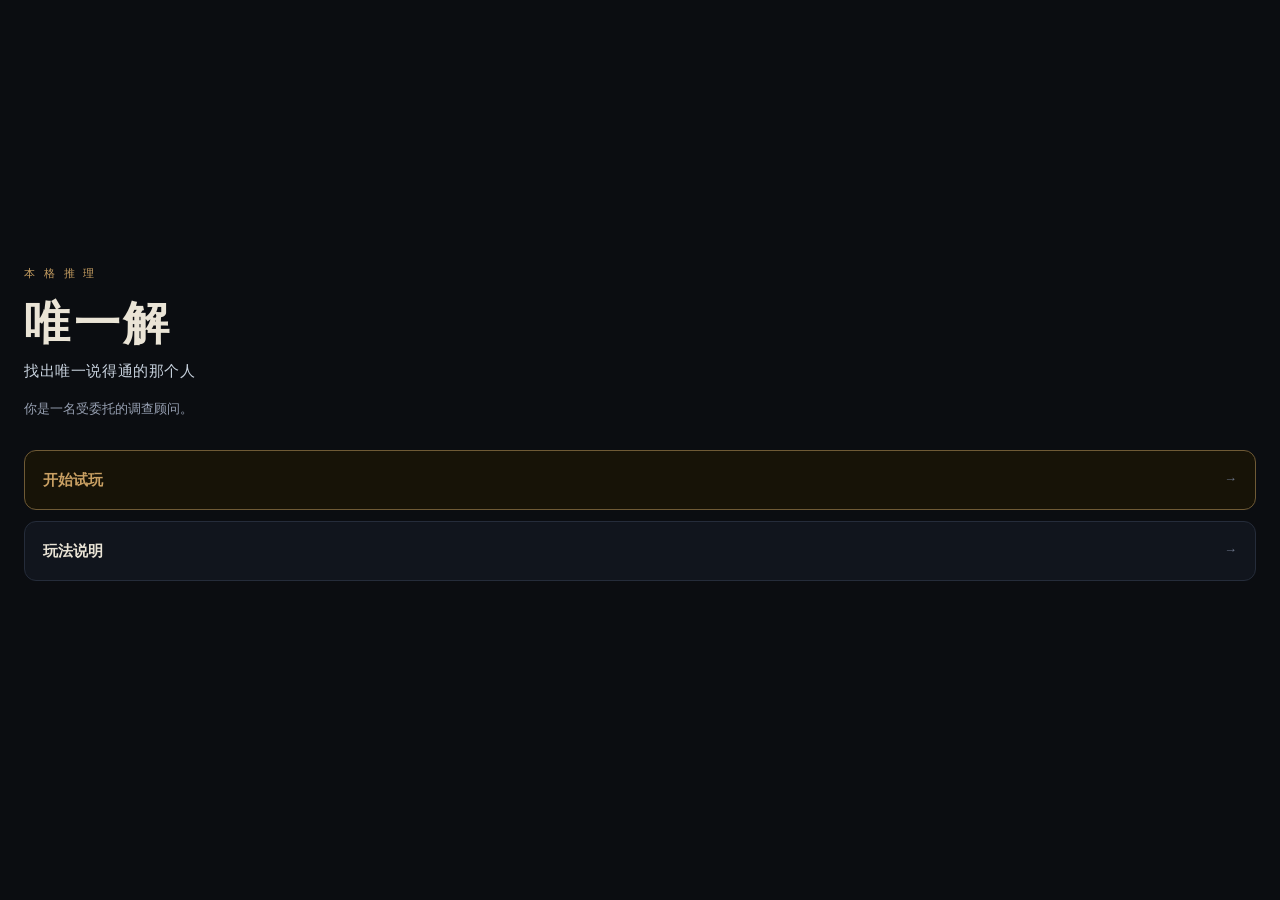
<file: index.html>
<!DOCTYPE html>
<html lang="zh-CN">
<head>
<meta charset="utf-8">
<meta name="viewport" content="width=device-width,initial-scale=1,viewport-fit=cover">
<title>唯一解 · 找出唯一说得通的那个人</title>
<link rel="stylesheet" href="界面.css">
</head>
<body style="padding-bottom:0">
<div class="home">
  <div class="eyebrow">本 格 推 理</div>
  <h1>唯一解</h1>
  <div class="tagline">找出唯一说得通的那个人</div>
  <div class="desc">你是一名受委托的调查顾问。</div>

  <div class="entry">
    <a class="primary" href="选案.html">开始试玩 <span class="ar">→</span></a>
    <a href="玩法说明.html">玩法说明 <span class="ar">→</span></a>
  </div>
</div>
</body>
</html>
</file>
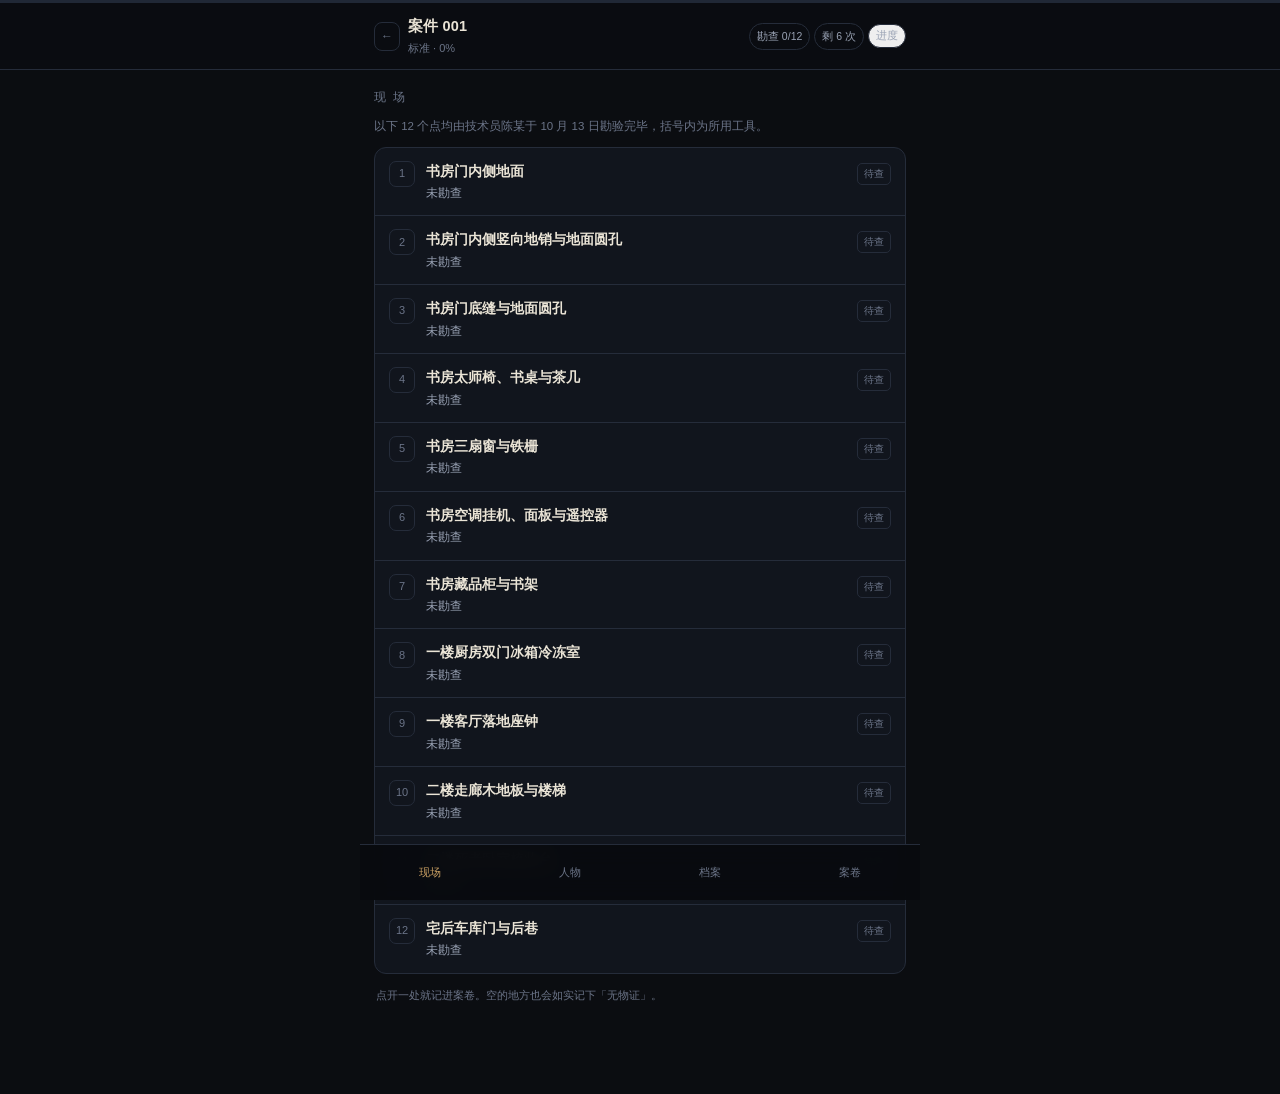
<file: 游戏.html>
<!DOCTYPE html>
<html lang="zh-CN">
<head>
<meta charset="utf-8">
<meta name="viewport" content="width=device-width,initial-scale=1,viewport-fit=cover">
<title>唯一解 · 找出唯一说得通的那个人</title>
<link rel="stylesheet" href="界面.css">
</head>
<body>
<div id="app"></div>
<div id="sheet"></div>
<div id="toast"></div>

<script src="数据_案件.js"></script>
<script src="存档.js"></script>
<script src="游戏.js"></script>
</body>
</html>
</file>
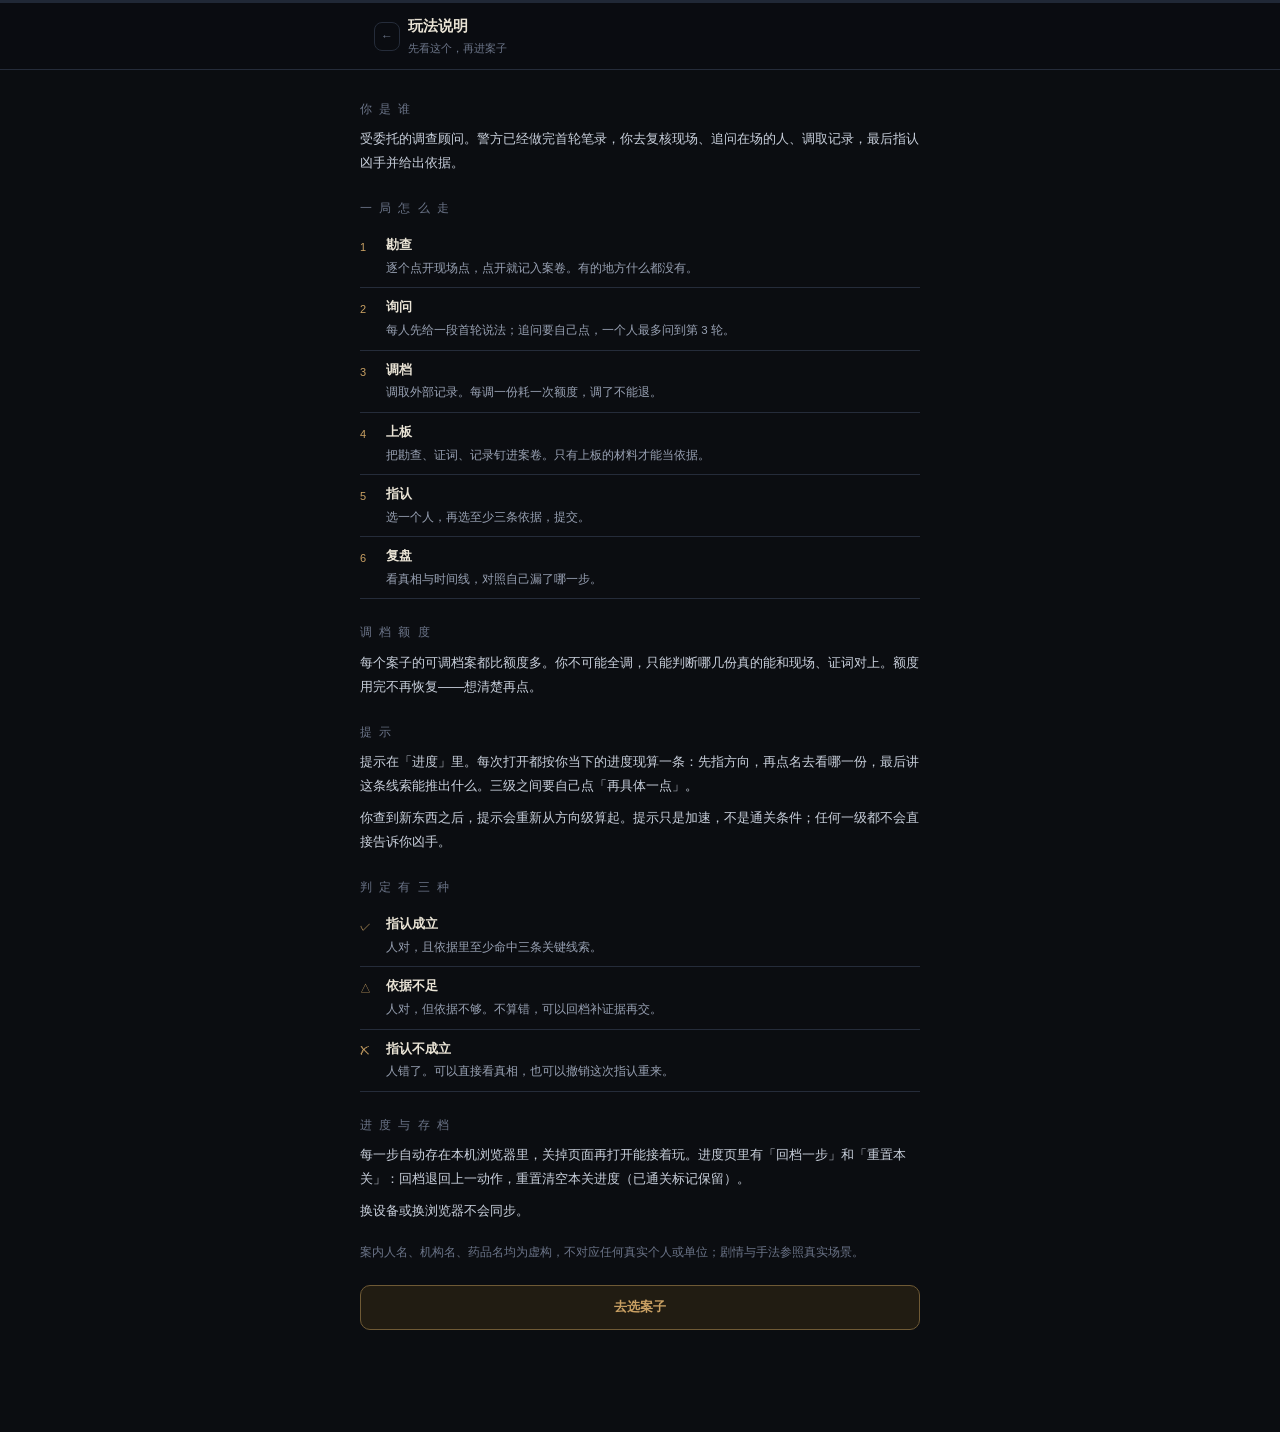
<file: 玩法说明.html>
<!DOCTYPE html>
<html lang="zh-CN">
<head>
<meta charset="utf-8">
<meta name="viewport" content="width=device-width,initial-scale=1,viewport-fit=cover">
<title>玩法说明 · 唯一解</title>
<link rel="stylesheet" href="界面.css">
</head>
<body>
<div class="top"><div class="bar" style="--p:0%"></div>
  <div class="in">
    <a class="back" href="index.html">←</a>
    <div><div class="title">玩法说明</div><div class="sub">先看这个，再进案子</div></div>
  </div>
</div>

<div class="wrap doc">
  <h2>你 是 谁</h2>
  <p>受委托的调查顾问。警方已经做完首轮笔录，你去复核现场、追问在场的人、调取记录，最后指认凶手并给出依据。</p>

  <h2>一 局 怎 么 走</h2>
  <div class="step"><div class="n">1</div><div class="x"><b>勘查</b><span>逐个点开现场点，点开就记入案卷。有的地方什么都没有。</span></div></div>
  <div class="step"><div class="n">2</div><div class="x"><b>询问</b><span>每人先给一段首轮说法；追问要自己点，一个人最多问到第 3 轮。</span></div></div>
  <div class="step"><div class="n">3</div><div class="x"><b>调档</b><span>调取外部记录。每调一份耗一次额度，调了不能退。</span></div></div>
  <div class="step"><div class="n">4</div><div class="x"><b>上板</b><span>把勘查、证词、记录钉进案卷。只有上板的材料才能当依据。</span></div></div>
  <div class="step"><div class="n">5</div><div class="x"><b>指认</b><span>选一个人，再选至少三条依据，提交。</span></div></div>
  <div class="step"><div class="n">6</div><div class="x"><b>复盘</b><span>看真相与时间线，对照自己漏了哪一步。</span></div></div>

  <h2>调 档 额 度</h2>
  <p>每个案子的可调档案都比额度多。你不可能全调，只能判断哪几份真的能和现场、证词对上。额度用完不再恢复——想清楚再点。</p>

  <h2>提 示</h2>
  <p>提示在「进度」里。每次打开都按你当下的进度现算一条：先指方向，再点名去看哪一份，最后讲这条线索能推出什么。三级之间要自己点「再具体一点」。</p>
  <p>你查到新东西之后，提示会重新从方向级算起。提示只是加速，不是通关条件；任何一级都不会直接告诉你凶手。</p>

  <h2>判 定 有 三 种</h2>
  <div class="step"><div class="n">✓</div><div class="x"><b>指认成立</b><span>人对，且依据里至少命中三条关键线索。</span></div></div>
  <div class="step"><div class="n">△</div><div class="x"><b>依据不足</b><span>人对，但依据不够。不算错，可以回档补证据再交。</span></div></div>
  <div class="step"><div class="n">✗</div><div class="x"><b>指认不成立</b><span>人错了。可以直接看真相，也可以撤销这次指认重来。</span></div></div>

  <h2>进 度 与 存 档</h2>
  <p>每一步自动存在本机浏览器里，关掉页面再打开能接着玩。进度页里有「回档一步」和「重置本关」：回档退回上一动作，重置清空本关进度（已通关标记保留）。</p>
  <p>换设备或换浏览器不会同步。</p>

  <p style="font-size:12px;color:#6b7488;margin-top:18px">案内人名、机构名、药品名均为虚构，不对应任何真实个人或单位；剧情与手法参照真实场景。</p>

  <div class="btnrow" style="margin-top:22px"><a class="btn main" href="选案.html" style="text-align:center">去选案子</a></div>
</div>
</body>
</html>
</file>
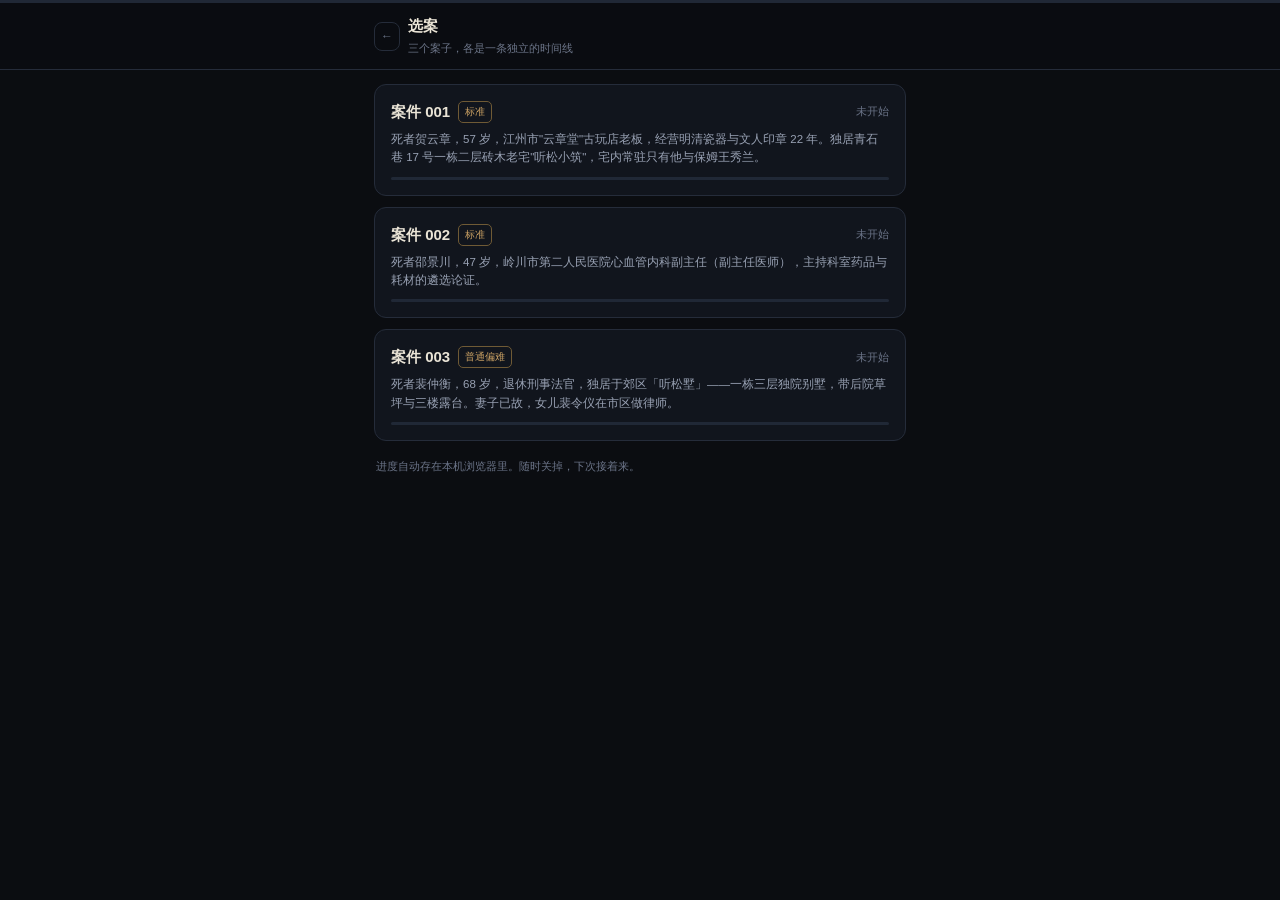
<file: 选案.html>
<!DOCTYPE html>
<html lang="zh-CN">
<head>
<meta charset="utf-8">
<meta name="viewport" content="width=device-width,initial-scale=1,viewport-fit=cover">
<title>选案 · 唯一解</title>
<link rel="stylesheet" href="界面.css">
</head>
<body>
<div class="top"><div class="bar" style="--p:0%"></div>
  <div class="in">
    <a class="back" href="index.html">←</a>
    <div><div class="title">选案</div><div class="sub">三个案子，各是一条独立的时间线</div></div>
  </div>
</div>

<div class="wrap">
  <div class="cases" id="cases"></div>
  <div style="color:#6b7488;font-size:11px;margin:16px 2px;line-height:1.8">
    进度自动存在本机浏览器里。随时关掉，下次接着来。
  </div>
</div>

<script src="数据_案件.js"></script>
<script src="存档.js"></script>
<script>
(function () {
  var CASES = window.CASES || [];
  var db = window.SAVE.overview();
  var box = document.getElementById('cases');

  function pct(c, st) {
    if (!st) return 0;
    var total = c.scene.length + (c.records || []).length + (c.suspects || []).length * 2;
    var done = 0;
    c.scene.forEach(function (s, i) { if (st.opened['S' + i]) done++; });
    (c.records || []).forEach(function (r) { if (st.opened[r.id]) done++; });
    (c.suspects || []).forEach(function (p) {
      if (st.asked[p.name + '-2'] || st.asked[p.name + '-3']) done++;
      if (st.asked[p.name + '-3']) done++;
    });
    return total ? Math.round(done / total * 100) : 0;
  }

  box.innerHTML = CASES.map(function (c, i) {
    var st = (db.cases || {})[c.id];
    var cleared = st && st.cleared;
    var p = pct(c, st);
    var status = cleared ? '已通关' : (p > 0 ? '进行中 · ' + p + '%' : '未开始');
    var brief = (c.brief || '').split('\n')[0];
    return '<a class="case" href="游戏.html?c=' + i + '">' +
      '<div class="t"><div class="nm">' + (c.title || '案件') + '</div>' +
      '<div class="lv">' + (c.difficulty || '') + '</div>' +
      '<div class="st">' + status + '</div></div>' +
      '<div class="d">' + brief + '</div>' +
      '<div class="barh"><i style="width:' + (cleared ? 100 : p) + '%"></i></div>' +
      '</a>';
  }).join('');
})();
</script>
</body>
</html>
</file>
<file: 界面.css>
/* 《唯一解》新版界面
   接入口：window.CASES（数据_案件.js）+ window.SAVE（存档.js）
   不依赖任何框架；深浅两套质感靠 --paper / --bg 对比建立 */

:root{
  --bg:#0b0d11;
  --panel:#11151d;
  --panel2:#151a24;
  --line:#252c3a;
  --ink:#eae4d6;
  --dim:#98a1b3;
  --dim2:#6b7488;
  --gold:#c9a063;
  --gold-dim:#6f5a35;
  --paper:#efe6d4;
  --paper2:#e2d7c0;
  --ink2:#1c1a15;
  --red:#b4433a;
  --red-soft:#d99a92;
  --green:#7aa088;
  --radius:12px;
}

*{box-sizing:border-box;-webkit-tap-highlight-color:transparent}
html,body{margin:0;padding:0}
body{
  background:var(--bg);color:var(--ink);
  font-family:-apple-system,"PingFang SC","Microsoft YaHei",sans-serif;
  font-size:14px;line-height:1.6;
  padding-bottom:72px;
  overflow-x:hidden;
}
a{color:inherit;text-decoration:none}
.num{font-variant-numeric:tabular-nums}

/* ---------- 通用外壳 ---------- */
.wrap{max-width:560px;margin:0 auto;padding:0 14px}
.top{
  position:sticky;top:0;z-index:30;
  background:rgba(11,13,17,.94);backdrop-filter:blur(10px);
  border-bottom:1px solid var(--line);
}
.top .bar{height:3px;background:linear-gradient(90deg,var(--gold) var(--p,0%),#202836 var(--p,0%))}
.top .in{display:flex;align-items:center;gap:8px;padding:12px 14px 11px;max-width:560px;width:100%;margin:0 auto;min-width:0}
.back{color:var(--dim2);font-size:12px;padding:4px 6px;border:1px solid var(--line);border-radius:8px;flex:none}
.title{font-size:14.5px;font-weight:700;letter-spacing:.01em;white-space:nowrap;overflow:hidden;text-overflow:ellipsis;max-width:132px}
.sub{color:var(--dim2);font-size:11px;margin-top:2px;white-space:nowrap;overflow:hidden;text-overflow:ellipsis}
.top .right{margin-left:auto;display:flex;gap:4px;align-items:center;flex:none;min-width:0}
.chip{
  font-size:10.5px;color:var(--dim);border:1px solid var(--line);
  padding:4px 7px;border-radius:999px;white-space:nowrap;
  font-variant-numeric:tabular-nums;
}
.chip.warn{color:var(--gold);border-color:var(--gold-dim)}
.chip.flat{color:var(--dim2)}

.sect{margin:18px 0 10px;display:flex;align-items:baseline;gap:8px}
.sect .t{font-size:12px;letter-spacing:.16em;color:var(--dim2)}
.sect .n{font-size:11px;color:var(--dim2);margin-left:auto}
.intro{color:var(--dim2);font-size:11.5px;line-height:1.7;margin-bottom:10px}

/* ---------- 现场 ---------- */
.rows{border:1px solid var(--line);border-radius:var(--radius);overflow:hidden;background:var(--panel)}
.row{
  display:flex;align-items:flex-start;gap:11px;
  padding:13px 14px;border-bottom:1px solid var(--line);
  cursor:pointer;
}
.row:last-child{border-bottom:0}
.row:active{background:var(--panel2)}
.row .no{
  flex:none;width:26px;height:26px;border-radius:7px;
  display:flex;align-items:center;justify-content:center;
  font-size:11px;color:var(--dim2);border:1px solid var(--line);
  font-variant-numeric:tabular-nums;
}
.row.on .no{color:var(--gold);border-color:var(--gold-dim);background:#211c12}
.row.odd .no{color:var(--red-soft);border-color:#4a2a26;background:#231614}
.row .body{flex:1;min-width:0}
.row .name{font-size:13.5px;font-weight:600}
.row .one{color:var(--dim);font-size:11.5px;margin-top:3px;line-height:1.5;
  display:-webkit-box;-webkit-line-clamp:2;-webkit-box-orient:vertical;overflow:hidden}
.row .stat{flex:none;font-size:10px;color:var(--dim2);border:1px solid var(--line);border-radius:5px;padding:2px 6px;margin-top:2px}
.row.on .stat{color:var(--gold);border-color:var(--gold-dim)}

/* ---------- 纸质证物 ---------- */
.paper{
  background:var(--paper);color:var(--ink2);
  border-radius:9px;padding:12px 13px;
  box-shadow:0 6px 18px rgba(0,0,0,.45);
  position:relative;
}
.paper .k{font-size:9.5px;letter-spacing:.14em;color:#8b8272;margin-bottom:6px}
.paper h3{font-size:14px;margin:0 0 9px;line-height:1.45}
.paper .line{display:flex;gap:8px;font-size:12px;line-height:1.65;padding:3px 0;color:#403a30}
.paper .line b{flex:none;color:#8b8272;font-weight:600;min-width:34px}
.paper .line .v{color:#2a251d}
.paper .flag{
  margin-top:8px;padding:7px 9px;border-left:2px solid #b4433a;
  background:rgba(180,67,58,.08);font-size:11.5px;color:#6b2c26;line-height:1.6;
}

/* ---------- 底部抽屉 ---------- */
.mask{position:fixed;inset:0;background:rgba(0,0,0,.55);z-index:40}
.sheet{
  position:fixed;left:0;right:0;bottom:0;z-index:41;
  background:var(--panel);border-top:1px solid var(--line);
  border-radius:16px 16px 0 0;padding:16px 14px 20px;
  max-height:82vh;overflow:auto;
  animation:up .18s ease-out;
}
@keyframes up{from{transform:translateY(18px);opacity:.6}to{transform:none;opacity:1}}
.sheet .hd{display:flex;align-items:center;gap:8px;margin-bottom:12px}
.sheet .hd .x{margin-left:auto;color:var(--dim2);font-size:12px;border:1px solid var(--line);border-radius:8px;padding:4px 8px}

/* ---------- 人物 / 对话 ---------- */
.whos{display:flex;gap:8px;overflow-x:auto;padding:4px 0 6px;scrollbar-width:none}
.whos::-webkit-scrollbar{display:none}
.who{
  flex:none;padding:8px 12px;border:1px solid var(--line);border-radius:10px;
  background:var(--panel);font-size:12.5px;color:var(--dim);white-space:nowrap;
}
.who.on{color:var(--ink);border-color:var(--gold-dim);background:#211c12}
.who .r{font-size:10px;color:var(--dim2);margin-left:5px}
.askcard{
  border:1px solid var(--line);border-radius:var(--radius);background:var(--panel);
  padding:12px 13px;margin-top:10px;
}
.askcard .meta{font-size:10.5px;color:var(--dim2);letter-spacing:.1em;margin-bottom:6px}
.askcard .txt{font-size:13px;line-height:1.75;color:#cdd4e0}
.askcard.me{border-color:var(--gold-dim);background:#191509}
.askcard.me .txt{color:#ded2b6}
.askcard .tag{margin-top:9px;display:inline-block;font-size:10.5px;color:var(--gold);border:1px dashed var(--gold-dim);border-radius:6px;padding:3px 8px}
.askcard .tag.red{color:var(--red-soft);border-color:#4a2a26}
.btnrow{display:flex;gap:9px;margin-top:12px}
.btn{
  flex:1;text-align:center;padding:11px 10px;border-radius:10px;
  border:1px solid #38414f;background:var(--panel);color:#cbd2de;font-size:13px;
}
.btn:active{background:var(--panel2)}
.btn.main{border-color:var(--gold-dim);background:#211c12;color:var(--gold);font-weight:600}
.btn.ghost{color:var(--dim2);border-color:var(--line)}
.btn[disabled]{opacity:.4;pointer-events:none}
.btn.sm{flex:none;padding:7px 12px;font-size:12px;border-radius:8px}

/* ---------- 档案 ---------- */
.rec{padding:13px 14px;border-bottom:1px solid var(--line);cursor:pointer}
.rec:last-child{border-bottom:0}
.rec .h{display:flex;gap:8px;align-items:flex-start}
.rec .nm{font-size:13.5px;font-weight:600;flex:1;line-height:1.5}
.rec .q{flex:none;font-size:10.5px;color:var(--dim2);border:1px solid var(--line);border-radius:5px;padding:2px 6px}
.rec .src{font-size:11px;color:var(--dim2);margin-top:5px}
.rec.done .q{color:var(--gold);border-color:var(--gold-dim)}
.rec.lock{opacity:.5}
.rec:active{background:var(--panel2)}

/* ---------- 案卷板 ---------- */
.board{display:flex;flex-direction:column;gap:14px}
.bin{display:flex;gap:9px;overflow-x:auto;padding-bottom:6px;touch-action:pan-x;overscroll-behavior-x:contain;cursor:grab;scroll-snap-type:x proximity;}
.bin.grabbing{cursor:grabbing;scroll-snap-type:none}
.bin>*{scroll-snap-align:start}
/* 桌面端给一条细滚动条，让「还能往右看」这件事可见 */
@media (hover:hover) and (pointer:fine){
  .bin{scrollbar-width:thin;scrollbar-color:#4a4234 transparent}
  .bin::-webkit-scrollbar{height:6px;display:block}
  .bin::-webkit-scrollbar-thumb{background:#4a4234;border-radius:3px}
  .bin::-webkit-scrollbar-track{background:transparent}
}
/* 触屏不显示滚动条，桌面端在上面那条 media 里给了细条 */
@media (hover:none){.bin::-webkit-scrollbar{display:none}}
.ecard{
  flex:none;width:158px;min-height:86px;background:var(--paper2);color:var(--ink2);
  border-radius:8px;padding:10px 11px;font-size:11px;line-height:1.45;
  box-shadow:0 5px 14px rgba(0,0,0,.4);position:relative;cursor:pointer;
  display:flex;flex-direction:column;
}
.ecard .k{font-size:9px;letter-spacing:.1em;color:#8b8272;margin-bottom:4px}
.ecard .tt{display:-webkit-box;-webkit-line-clamp:2;-webkit-box-orient:vertical;overflow:hidden}
.ecard .dot{position:absolute;right:9px;top:9px;width:6px;height:6px;border-radius:50%;background:#a9a191}
.ecard.red .dot{background:var(--red)}
.ecard.pin{border-left:3px solid var(--gold)}
.ecard .pick{margin-top:auto;padding-top:7px;font-size:9px;color:#8b8272}
.ecard.sel{outline:2px solid var(--gold);outline-offset:-2px}

.sus{display:flex;flex-wrap:wrap;gap:8px}
.sus .s{
  padding:9px 12px;border:1px solid var(--line);border-radius:9px;
  font-size:12.5px;color:var(--dim);background:var(--panel);
}
.sus .s.on{border-color:var(--gold);color:var(--gold);background:#211c12}
.sus .s .ro{display:block;font-size:10px;color:var(--dim2);margin-top:2px;max-width:136px;
  white-space:nowrap;overflow:hidden;text-overflow:ellipsis}

.verdictbar{
  position:sticky;bottom:56px;z-index:20;
  background:rgba(11,13,17,.96);border-top:1px solid var(--line);
  padding:10px 14px;margin:0 -14px;
}
.verdictbar .l{font-size:9.5px;letter-spacing:.16em;color:var(--dim2)}
.verdictbar .v{font-size:14px;font-weight:700;margin:3px 0 6px}
.count{display:flex;align-items:center;gap:6px}
.count .p{width:22px;height:22px;border-radius:5px;border:1px solid var(--line);color:var(--dim2);
  font-size:10px;display:flex;align-items:center;justify-content:center}
.count .p.on{border-color:var(--gold);color:var(--gold);background:#211c12}
.count .hint{font-size:11px;color:var(--dim2);margin-left:4px}

/* ---------- 结果 ---------- */
.result{padding:22px 0 10px}
.vbanner{border:1px solid var(--line);border-radius:var(--radius);padding:16px;background:var(--panel)}
.vbanner.pass{border-color:#3d5a48;background:#121b15}
.vbanner.soft{border-color:var(--gold-dim);background:#1a160c}
.vbanner.fail{border-color:#5a2b26;background:#1e1210}
.vbanner .vt{font-size:20px;font-weight:700}
.vbanner.pass .vt{color:#9fc3a8}
.vbanner.soft .vt{color:var(--gold)}
.vbanner.fail .vt{color:var(--red-soft)}
.vbanner .vs{font-size:12px;color:var(--dim);margin-top:6px}
.hits{margin-top:12px;display:flex;flex-wrap:wrap;gap:6px}
.hits .h{font-size:11px;border:1px solid #3d5a48;color:#9fc3a8;border-radius:6px;padding:3px 8px}
.hits .m{font-size:11px;border:1px solid var(--line);color:var(--dim2);border-radius:6px;padding:3px 8px}
.tl{margin-top:16px;border-left:1px solid var(--line);padding-left:14px}
.tl .e{position:relative;padding:0 0 14px}
.tl .e::before{content:"";position:absolute;left:-17px;top:4px;width:7px;height:7px;border-radius:50%;background:var(--gold)}
.tl .tm{font-size:10.5px;color:var(--gold);letter-spacing:.04em;font-variant-numeric:tabular-nums}
.tl .ev{font-size:12.5px;color:#c9d0dc;margin-top:2px;line-height:1.65}
.tl .sc{font-size:10.5px;color:var(--dim2);margin-top:3px}

/* ---------- 提示 / 进度 ---------- */
.prog{display:flex;gap:12px;margin-bottom:12px}
.prog .cell{flex:1;border:1px solid var(--line);border-radius:10px;padding:9px 10px;background:var(--panel)}
.prog .cell .k{font-size:9.5px;letter-spacing:.12em;color:var(--dim2)}
.prog .cell .v{font-size:16px;font-weight:700;font-variant-numeric:tabular-nums;margin-top:2px}
.hintbox{
  border:1px solid var(--gold-dim);background:#191509;border-radius:10px;
  padding:12px;font-size:12.5px;line-height:1.75;color:#ded2b6;
}
.hintbox .lv{font-size:9.5px;letter-spacing:.14em;color:var(--gold);margin-bottom:6px}
.hintbox .note{color:#8d8266;font-size:11px;margin-top:8px}
.hintempty{border:1px dashed var(--line);border-radius:10px;padding:12px;color:var(--dim2);font-size:12px}

/* ---------- 底部导航 ---------- */
.tabs{
  position:fixed;left:0;right:0;bottom:0;z-index:30;height:56px;
  background:rgba(9,11,15,.97);backdrop-filter:blur(10px);border-top:1px solid var(--line);
  display:flex;max-width:560px;margin:0 auto;
}
.tab{flex:1;display:flex;flex-direction:column;align-items:center;justify-content:center;gap:3px;
  font-size:10.5px;color:var(--dim2)}
.tab.on{color:var(--gold)}
/* 图标位已去掉，只留文字 */
.tab .badge{position:absolute;transform:translate(16px,-10px);font-size:9px;color:var(--gold)}

/* ---------- 首页 ---------- */
.home{min-height:100vh;display:flex;flex-direction:column;justify-content:center;padding:36px 24px 90px}
.home .eyebrow{font-size:10.5px;letter-spacing:.28em;color:var(--gold);margin-bottom:16px}
.home h1{font-size:46px;line-height:1.1;margin:0 0 10px;letter-spacing:.08em;font-weight:700}
.home .tagline{color:#c9d3df;font-size:15px;letter-spacing:.04em;margin:0 0 14px}
.home .desc{color:var(--dim);font-size:13px;line-height:1.8;max-width:22em}
.home .entry{display:flex;flex-direction:column;gap:11px;margin-top:30px}
.entry a{
  display:flex;align-items:center;justify-content:space-between;
  padding:17px 18px;border-radius:12px;border:1px solid var(--line);
  background:var(--panel);font-size:15px;font-weight:600;
}
.entry a.primary{border-color:var(--gold-dim);background:#171307;color:var(--gold)}
.entry a .ar{color:var(--dim2);font-weight:400;font-size:13px}

/* ---------- 说明页 ---------- */
.doc{padding:6px 0 30px}
.doc h2{font-size:12px;letter-spacing:.16em;color:var(--dim2);margin:24px 0 8px;font-weight:400}
.doc p,.doc li{font-size:13px;line-height:1.85;color:#c9d0dc;margin:0 0 8px}
.doc ol{padding-left:20px;margin:0}
.doc .step{display:flex;gap:10px;padding:9px 0;border-bottom:1px solid var(--line)}
.doc .step .n{color:var(--gold);font-size:11px;width:16px;flex:none;padding-top:4px}
.doc .step .x{flex:1}
.doc .step .x b{display:block;font-size:13px;color:var(--ink);font-weight:600}
.doc .step .x span{font-size:11.5px;color:var(--dim)}

/* ---------- 选案 ---------- */
.cases{display:flex;flex-direction:column;gap:11px;margin-top:14px}
.case{
  display:block;border:1px solid var(--line);border-radius:12px;background:var(--panel);padding:15px 16px;
}
.case .t{display:flex;align-items:center;gap:8px}
.case .nm{font-size:15px;font-weight:700}
.case .lv{font-size:10px;color:var(--gold);border:1px solid var(--gold-dim);border-radius:5px;padding:2px 6px}
.case .st{margin-left:auto;font-size:10.5px;color:var(--dim2)}
.case .d{font-size:11.5px;color:var(--dim);margin-top:6px;line-height:1.6;
  display:-webkit-box;-webkit-line-clamp:2;-webkit-box-orient:vertical;overflow:hidden}
.case .barh{height:3px;background:#202836;border-radius:2px;margin-top:10px;overflow:hidden}
.case .barh i{display:block;height:100%;background:var(--gold)}

/* toast */
#toast{
  position:fixed;left:50%;bottom:96px;transform:translateX(-50%);
  background:#1c222e;border:1px solid var(--line);color:#dfe5ef;
  font-size:12px;padding:8px 13px;border-radius:8px;opacity:0;
  transition:opacity .18s;pointer-events:none;z-index:60;white-space:nowrap;
}
#toast.show{opacity:1}

/* ---------- 窄屏 ---------- */
@media (max-width:430px){
  .top .in{gap:6px;padding:10px 12px 9px}
  .title{max-width:96px;font-size:13.5px}
  .sub{font-size:10px}
  .chip{font-size:10px;padding:4px 6px}
  .hide-narrow{display:none}
  .wrap{padding:0 12px}
}
</file>
